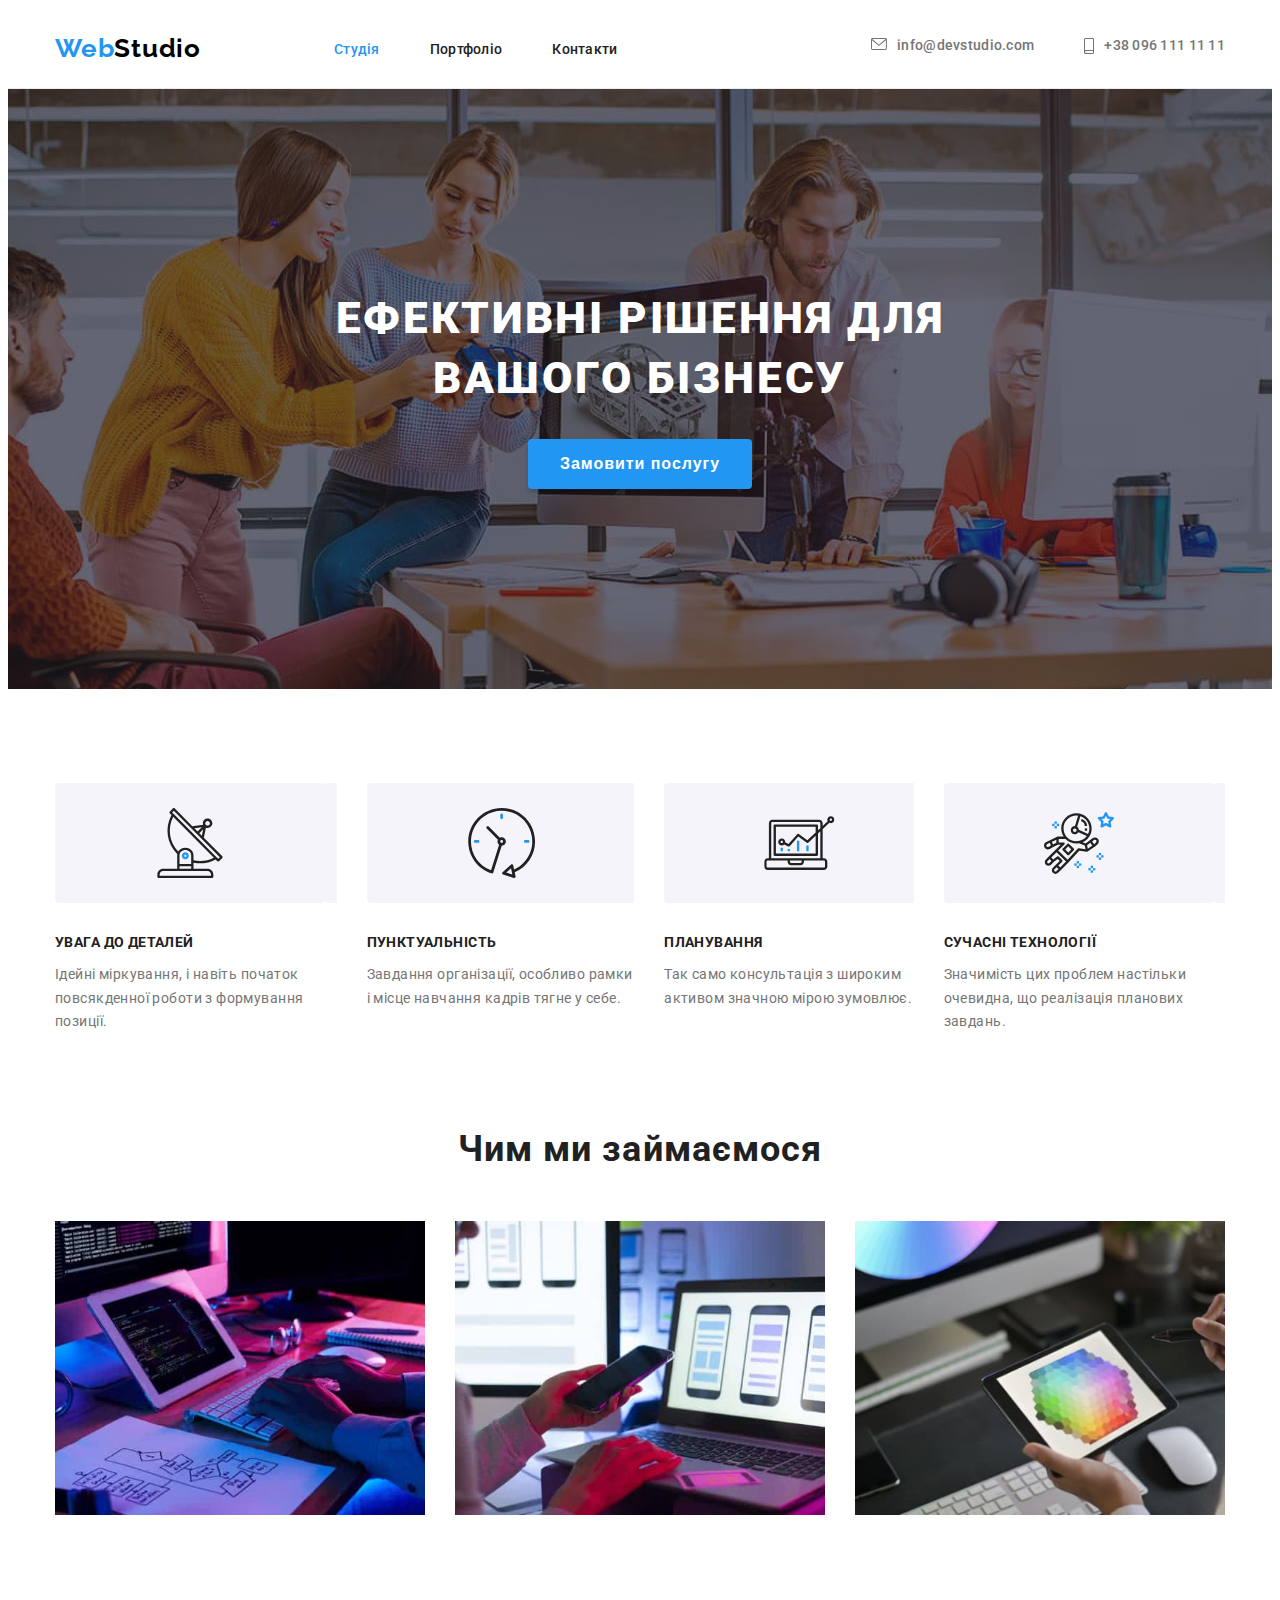
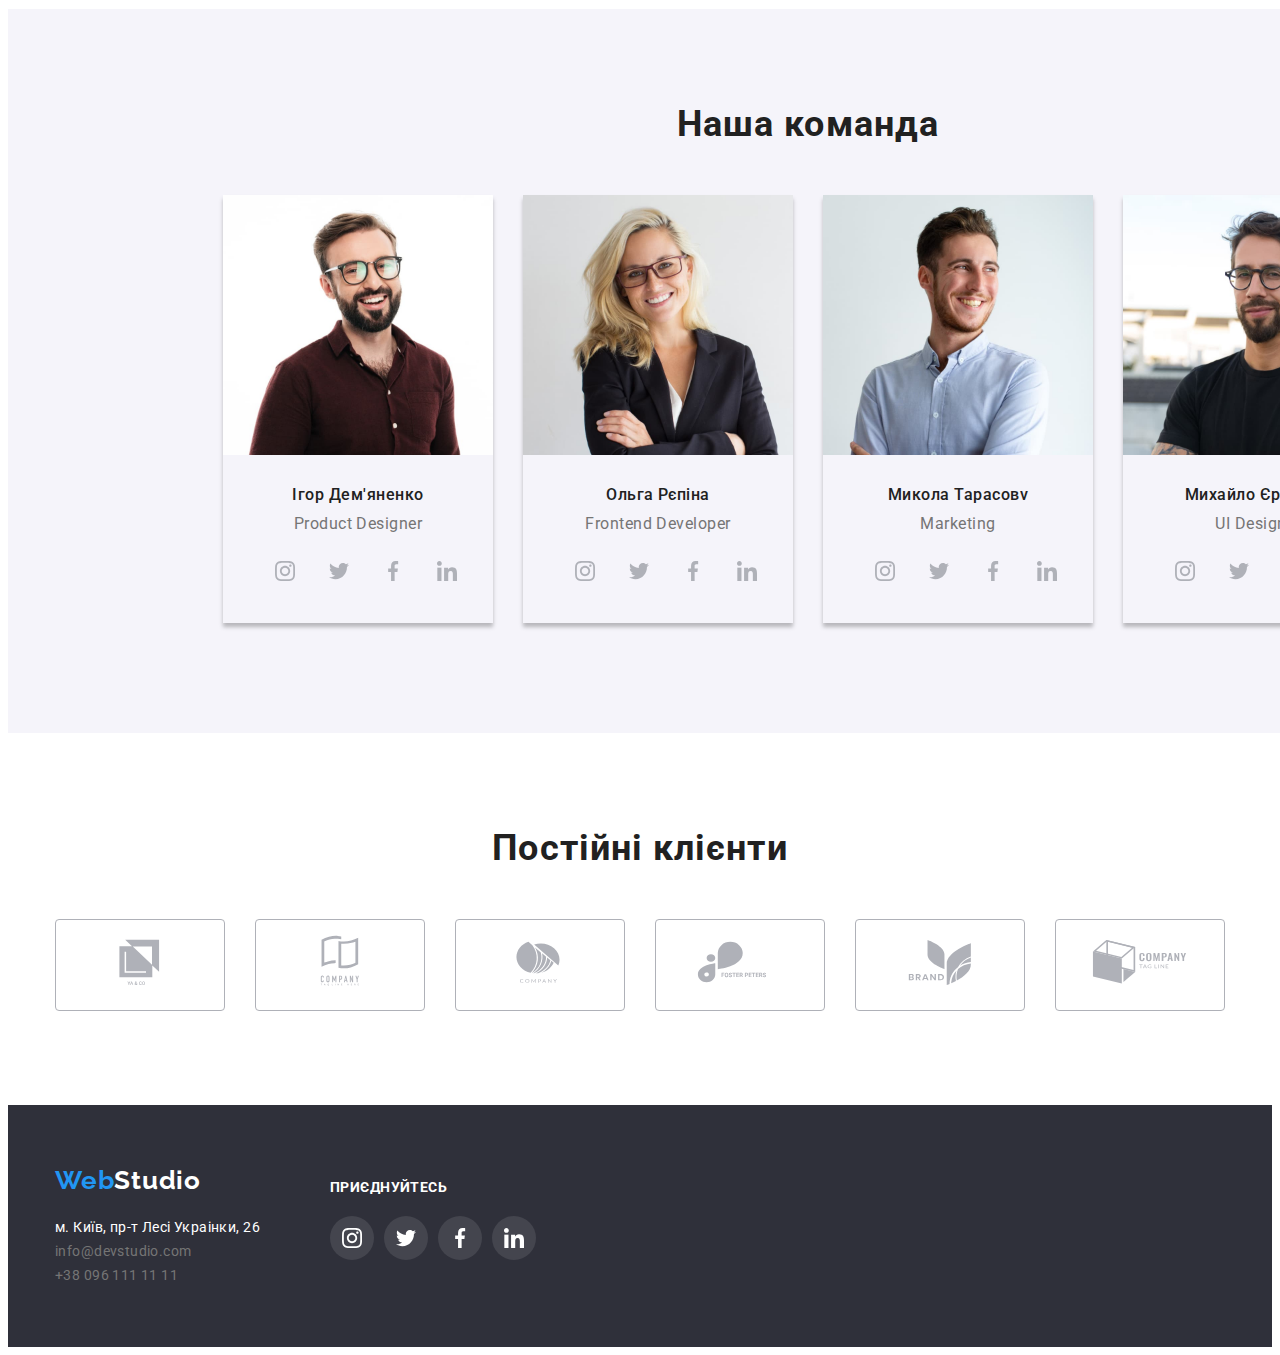
<file: index.html>
<!DOCTYPE html>
<html lang="UK">
  <head>
    <meta charset="UTF-8" />
    <meta http-equiv="X-UA-Compatible" content="IE=edge" />
    <meta name="viewport" content="width=device-width, initial-scale=1.0" />
    <title>Wed Studio</title>
    <link rel="preconnect" href="https://fonts.googleapis.com" />
    <link rel="preconnect" href="https://fonts.gstatic.com" crossorigin />
    <link
      href="https://fonts.googleapis.com/css2?family=Raleway:wght@700&family=Roboto:wght@400;500;700;900&display=swap"
      rel="stylesheet"/>
        <link rel="stylesheet" href="https://cdnjs.cloudflare.com/ajax/libs/modern-normalize/1.1.0/modern-normalize.min.css"
          integrity="sha512-wpPYUAdjBVSE4KJnH1VR1HeZfpl1ub8YT/NKx4PuQ5NmX2tKuGu6U/JRp5y+Y8XG2tV+wKQpNHVUX03MfMFn9Q=="
          crossorigin="anonymous" referrerpolicy="no-referrer" />
    <link rel="stylesheet" href="./css/styles.css" />
  </head>
  <body>
    <!-- Шапка сайту -->
    <header>
<div class="header-section container">
  <nav class="nav-menu">
  <a href="./index.html" class="logo-header"><span>Web</span>Studio</a>
  <ul class="nav-list">
    <li><a href="./index.html" class="studio current">Студія</a></li>
    <li><a href="./portfolio.html" class="portfolio">Портфоліо</a></li>
    <li><a href="/" class="contacts">Контакти</a></li>
  </ul>
</nav>
<ul class="header-address">
  <li><a href="mailto:info@devstudio.com" class="mail"><div class="icon-mail"><svg><use href="./imges/sprite.svg#envelope"></use></svg></div>info@devstudio.com</a></li>
  <li><a href="telto:+380961111111" class="tel"><div class="icon-tel"><svg>
      <use href="./imges/sprite.svg#smartphone"></use>
    </svg></div>+38 096 111 11 11</a></li>
</ul>
</div>
    </header>
    <main>
      <!-- Герой -->
      <section class="hero">
        <h1 class="hero-heading">Ефективні рішення для вашого бізнесу</h1>
        <button type="button" class="hero-btn">Замовити послугу</button>
      </section>
      <!-- Особливості -->
      <section class="features container">
        <ul class="features-list">
          <li class="attantion icons-features">
            <h3>УВАГА ДО ДЕТАЛЕЙ</h3>
            <p>
              Ідейні міркування, і навіть початок повсякденної роботи з
              формування позиції.
            </p>
          </li>
          <li class="punctuality icons-features">
            <h3>ПУНКТУАЛЬНІСТЬ</h3>
            <p>
              Завдання організації, особливо рамки і місце навчання кадрів тягне
              у себе.
            </p>
          </li>
          <li class="planning icons-features">
            <h3>ПЛАНУВАННЯ</h3>
            <p>
              Так само консультація з широким активом значною мірою зумовлює.
            </p>
          </li>
          <li class="technologies icons-features">
            <h3>СУЧАСНІ ТЕХНОЛОГІЇ</h3>
            <p>
              Значимість цих проблем настільки очевидна, що реалізація планових
              завдань.
            </p>
          </li>
        </ul>
      </section>
      <!-- Чим ми займаємося -->
      <section class="working container">
        <h2>Чим ми займаємося</h2>
        <ul class="working-list">
          <li class="working-thumb">
              <img src="./imges/working_prosses1.jpg" 
              width="370" 
              alt="Зображення з роботаю на клавіатурі" />
          </li>
          <li class="working-thumb">
            <img
              src="./imges/working_prosses2.jpg"
              width="370"
              alt="Зображення з телефоном"
            />
          </li>
          <li class="working-thumb">
            <img
              src="./imges/working_prosses3.jpg"
              width="370"
              alt="Злюраження з планшетом"
            />
          </li>
        </ul>
      </section>
      <!-- Наша команда -->
      <section class="team">
        <h2>Наша команда</h2>
        <ul class="team-list container">
          <li>
           <div class="team-thumb">
              <img src="./imges/igor_demyanenko.jpg" height="260" alt="Фото Ігор Дем'яненко" />
           </div>
            <h3>Ігор Дем'яненко</h3>
            <p>Product Designer</p>
            <ul class="massengers">
              <li>
                <a href="/" class="massenger-link" aria-label="Інстаграм">
                 <svg class="icon-instagram">
                   <use xlink:href="./imges/sprite.svg#instagram" width="20" height="20"></use>
                 </svg>
                </a>
              </li>
              <li>
                <a href="/" class="massenger-link" aria-label="Твітер">
                 <svg class="icon-twitter">
                   <use xlink:href="./imges/sprite.svg#twitter" width="20" height="20"></use>
                 </svg>
                </a>
              </li>
              <li>
                 <a href="/" class="massenger-link" aria-label="Фейсбук">
                 <svg class="icon-facebook">
                    <use href="./imges/sprite.svg#facebook" width="20" height="20"></use>
                 </svg>
                 </a>
              </li>
              <li>
                <a href="/" class="massenger-link" aria-label="Лінкедін">
                  <svg class="icon-linkedin">
                    <use xlink:href="./imges/sprite.svg#linkedin" width="20" height="20"></use>
                  </svg>
                </a>
              </li>
            </ul>
          </li>
          <li>
            <div class="team-thumb">
            <img
              src="./imges/olha_repina.jpg"
              width="270"
              alt="Фото Ольга Рєпіна"
            />
            </div>
            <h3>Ольга Рєпіна</h3>
            <p>Frontend Developer</p>
            <ul class="massengers">
              <li>
                <a href="/" class="massenger-link" aria-label="Інстаграм">
                  <svg class="icon-instagram">
                    <use xlink:href="./imges/sprite.svg#instagram" width="20" height="20"></use>
                  </svg>
                </a>
              </li>
              <li>
                <a href="/" class="massenger-link" aria-label="Твітер">
                  <svg class="icon-twitter">
                    <use xlink:href="./imges/sprite.svg#twitter" width="20" height="20"></use>
                  </svg>
                </a>
              </li>
              <li>
                <a href="/" class="massenger-link" aria-label="Фейсбук">
                  <svg class="icon-facebook">
                    <use href="./imges/sprite.svg#facebook" width="20" height="20"></use>
                  </svg>
                </a>
              </li>
              <li>
                <a href="/" class="massenger-link" aria-label="Лінкедін">
                  <svg class="icon-linkedin">
                    <use xlink:href="./imges/sprite.svg#linkedin" width="20" height="20"></use>
                  </svg>
                </a>
              </li>
            </ul>
          </li>
          <li>
            <div class="team-thumb">
            <img
              src="./imges/mykola_tarasov.jpg"
              width="270"
              alt="Фото Микола Тарасов"
            />
            </div>
            <h3>Микола Тарасовv</h3>
            <p>Marketing</p>
            <ul class="massengers">
              <li>
                <a href="/" class="massenger-link" aria-label="Інстаграм">
                  <svg class="icon-instagram">
                    <use xlink:href="./imges/sprite.svg#instagram" width="20" height="20"></use>
                  </svg>
                </a>
              </li>
              <li>
                <a href="/" class="massenger-link" aria-label="Твітер">
                  <svg class="icon-twitter">
                    <use xlink:href="./imges/sprite.svg#twitter" width="20" height="20"></use>
                  </svg>
                </a>
              </li>
              <li>
                <a href="/" class="massenger-link" aria-label="Фейсбук">
                  <svg class="icon-facebook">
                    <use href="./imges/sprite.svg#facebook" width="20" height="20"></use>
                  </svg>
                </a>
              </li>
              <li>
                <a href="/" class="massenger-link" aria-label="Лінкедін">
                  <svg class="icon-linkedin">
                    <use xlink:href="./imges/sprite.svg#linkedin" width="20" height="20"></use>
                  </svg>
                </a>
              </li>
            </ul>
          </li>
          <li>
            <div class="team-thumb">
            <img
              src="./imges/mykhaylo_yermakov.jpg"
              width="270"
              alt="Фото Михайло Єрмаков"
            />
            </div>
            <h3>Михайло Єрмаков</h3>
            <p>UI Designer</p>
            <ul class="massengers">
              <li>
                <a href="/" class="massenger-link" aria-label="Інстаграм">
                  <svg class="icon-instagram">
                    <use xlink:href="./imges/sprite.svg#instagram" width="20" height="20"></use>
                  </svg>
                </a>
              </li>
              <li>
                <a href="/" class="massenger-link" aria-label="Твітер">
                  <svg class="icon-twitter">
                    <use xlink:href="./imges/sprite.svg#twitter" width="20" height="20"></use>
                  </svg>
                </a>
              </li>
              <li>
                <a href="/" class="massenger-link" aria-label="Фейсбук">
                  <svg class="icon-facebook">
                    <use href="./imges/sprite.svg#facebook" width="20" height="20"></use>
                  </svg>
                </a>
              </li>
              <li>
                <a href="/" class="massenger-link" aria-label="Лінкедін">
                  <svg class="icon-linkedin">
                    <use xlink:href="./imges/sprite.svg#linkedin" width="20" height="20"></use>
                  </svg>
                </a>
              </li>
            </ul>
          </li>
        </ul>
      </section>

      <!-- Постійні клієнти -->

<section class="clients container">
  <h2>Постійні клієнти</h2>
  <ul class="clients-list">
    <li><a href="/"><svg><use href="./imges/sprite.svg#Logo1" ></use></svg></a></li>
    <li><a href="/"><svg><use href="./imges/sprite.svg#Logo2"></use></svg></a></li>
    <li><a href="/"><svg><use href="./imges/sprite.svg#Logo3"></use></svg></a></li>
    <li><a href="/"><svg><use href="./imges/sprite.svg#Logo4"></use></svg></a></li>
    <li><a href="/"><svg><use href="./imges/sprite.svg#Logo5"></use></svg></a></li>
    <li><a href="/"><svg><use href="./imges/sprite.svg#Logo6"></use></svg></a></li>
  </ul>
</section>

    </main>

    <!-- Підвал -->
    <footer>
      <div class="footer-section container">
      <div>
      <a href="/" class="logo-footer"><span>Web</span>Studio</a>
      <address class="footer-address">
        <ul class="footer-address-list">
          <li>
            <a
              href="https://goo.gl/maps/CPtrU1FHBa2aNyZL9"
              target="_blank"
              rel="noopener noreferrer nofollow"
              >м. Київ, пр-т Лесі Украінки, 26</a>
          </li>
          <li>
            <a href="mailto:info@devstudio.com" class="mail"
              >info@devstudio.com</a>
          </li>
          <li>
            <a href="telto:+380961111111" class="tel">+38 096 111 11 11</a>
          </li>
        </ul>
      </address>
      </div>
      <div class="invitation">
        <h3>Приєднуйтесь</h3>
        <ul class="massengers">
          <li>
            <a href="/" class="massenger-link" aria-label="Інстаграм">
              <svg class="icon-instagram">
                <use xlink:href="./imges/sprite.svg#instagram" width="20" height="20"></use>
              </svg>
            </a>
          </li>
          <li>
            <a href="/" class="massenger-link" aria-label="Твітер">
              <svg class="icon-twitter">
                <use xlink:href="./imges/sprite.svg#twitter" width="20" height="20"></use>
              </svg>
            </a>
          </li>
          <li>
            <a href="/" class="massenger-link" aria-label="Фейсбук">
              <svg class="icon-facebook">
                <use href="./imges/sprite.svg#facebook" width="20" height="20"></use>
              </svg>
            </a>
          </li>
          <li>
            <a href="/" class="massenger-link" aria-label="Лінкедін">
              <svg class="icon-linkedin">
                <use xlink:href="./imges/sprite.svg#linkedin" width="20" height="20"></use>
              </svg>
            </a>
          </li>
        </ul>
        </div>
      </div>
    </footer>
  </body>
</html>
</file>
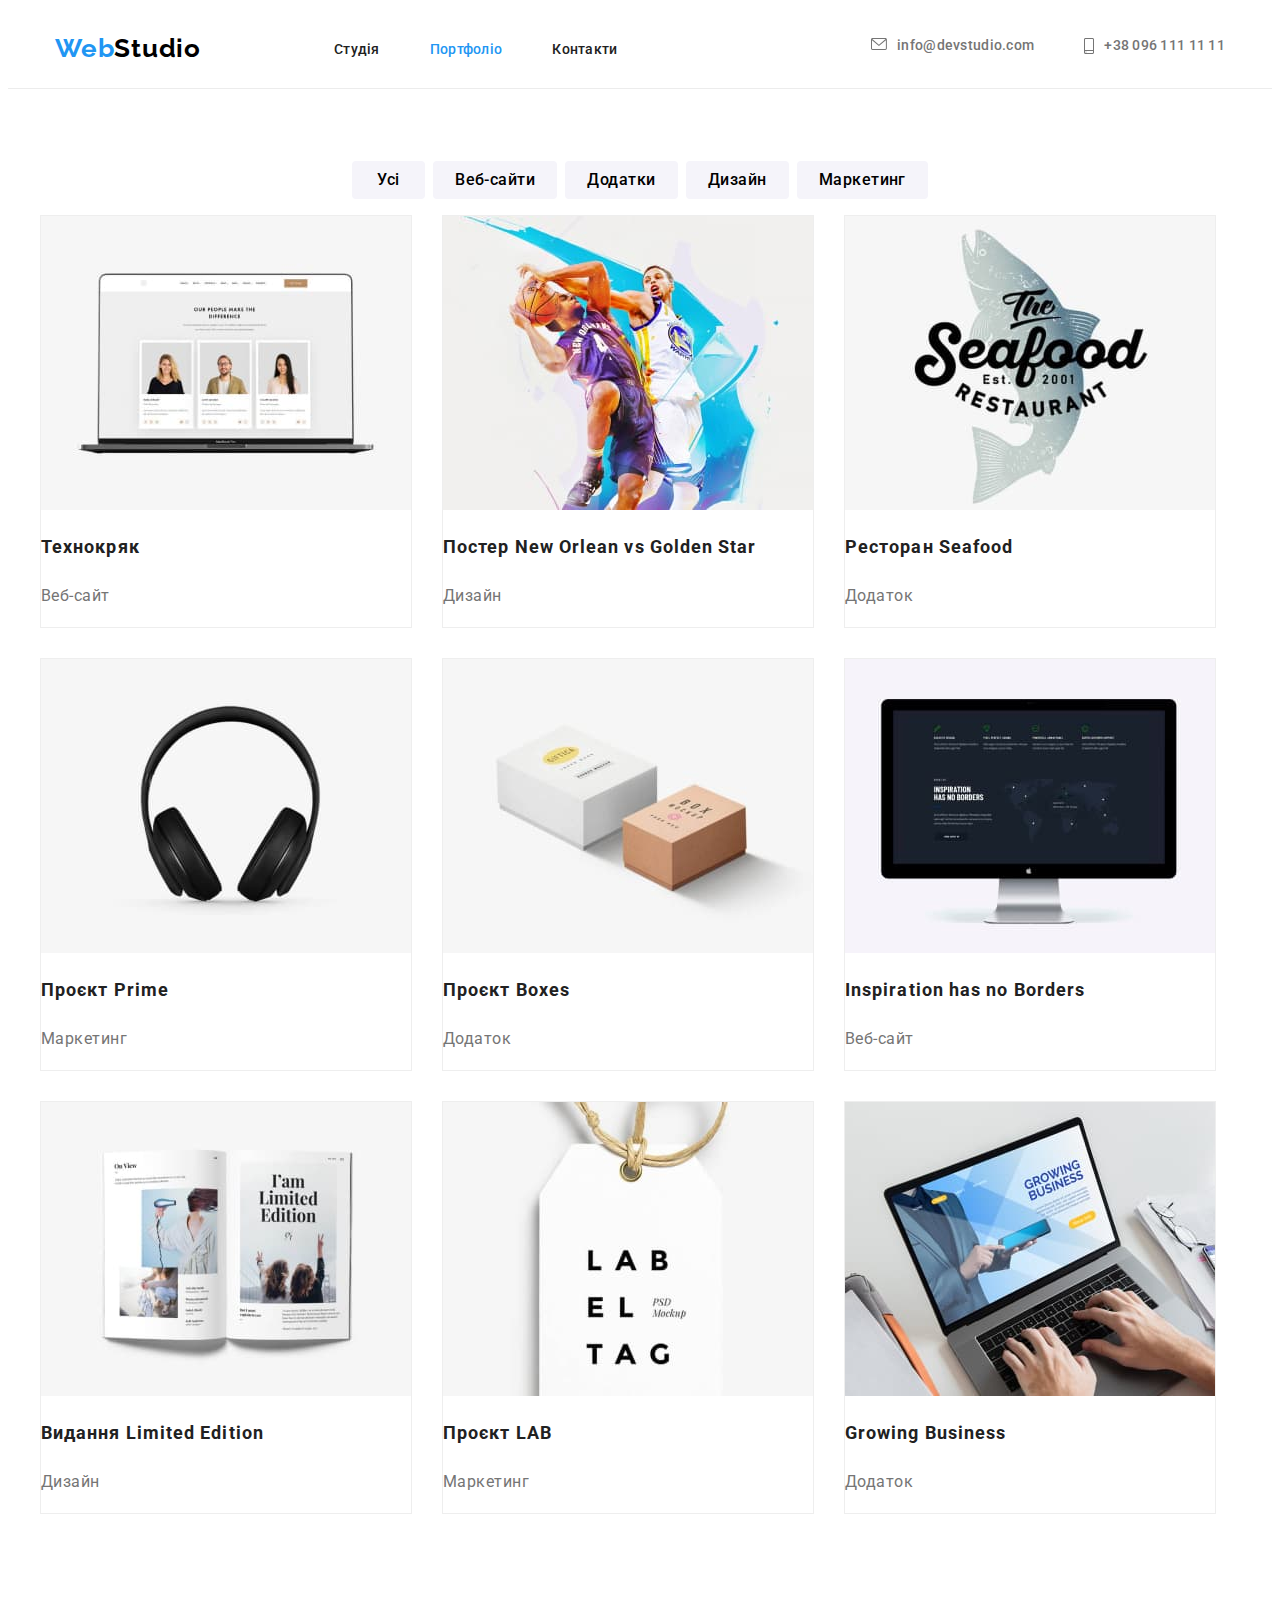
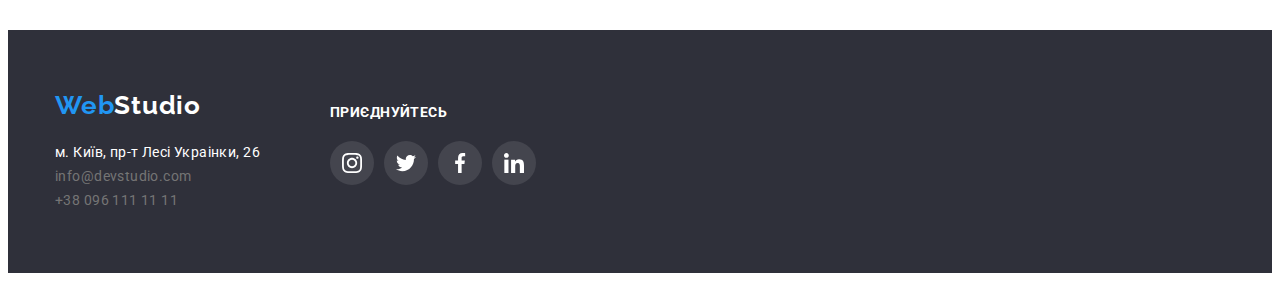
<file: portfolio.html>
<!DOCTYPE html>
<html lang="UK">
  <head>
    <meta charset="UTF-8" />
    <meta http-equiv="X-UA-Compatible" content="IE=edge" />
    <meta name="viewport" content="width=device-width, initial-scale=1.0" />
    <title>Wed Studio</title>
    <link rel="preconnect" href="https://fonts.googleapis.com" />
    <link rel="preconnect" href="https://fonts.gstatic.com" crossorigin />
    <link
      href="https://fonts.googleapis.com/css2?family=Raleway:wght@700&family=Roboto:wght@400;500;700;900&display=swap"
      rel="stylesheet"/>
    <link rel="stylesheet" href="https://cdnjs.cloudflare.com/ajax/libs/modern-normalize/1.1.0/modern-normalize.min.css"
      integrity="sha512-wpPYUAdjBVSE4KJnH1VR1HeZfpl1ub8YT/NKx4PuQ5NmX2tKuGu6U/JRp5y+Y8XG2tV+wKQpNHVUX03MfMFn9Q=="
      crossorigin="anonymous" referrerpolicy="no-referrer" />
    <link rel="stylesheet" href="./css/styles.css" />
  </head>

  <body>
    <!-- Шапка сайту -->
    <header>
      <div class="header-section container">
        <nav class="nav-menu">
          <a href="./index.html" class="logo-header"><span>Web</span>Studio</a>
          <ul class="nav-list">
            <li><a href="./index.html" class="studio">Студія</a></li>
            <li><a href="./portfolio.html" class="portfolio current">Портфоліо</a></li>
            <li><a href="/" class="contacts">Контакти</a></li>
          </ul>
        </nav>
        <ul class="header-address">
          <li><a href="mailto:info@devstudio.com" class="mail">
              <div class="icon-mail"><svg>
                  <use href="./imges/sprite.svg#envelope"></use>
                </svg></div>info@devstudio.com
            </a></li>
          <li><a href="telto:+380961111111" class="tel">
              <div class="icon-tel"><svg>
                  <use href="./imges/sprite.svg#smartphone"></use>
                </svg></div>+38 096 111 11 11
            </a></li>
        </ul>
      </div>
    </header>

    <!-- Портфоліо -->
    <main>
      <section class="portfolio-section container">
        <h1 class="portfolio-header">Портфоліо</h1>
      <ul class="portfolio-filter">
        <li><button type="button">Усі</button></li>
        <li><button type="button">Веб-сайти</button></li>
        <li><button type="button">Додатки</button></li>
        <li><button type="button">Дизайн</button></li>
        <li><button type="button">Маркетинг</button></li>
      </ul>
      <ul class="portfolio-list">
        <li>
          <img src="./imges/technokryak.jpg" width="370" alt="Ноутбук з зображенням відкритої сторінки веб-сайту Технокряк"/>
          <h2>Технокряк</h2>
          <p>Веб-сайт</p>
        </li>
        <li>
          <img src="./imges/neworlean.jpg" width="370" alt="Постер New Orlean vs Golden Star"/>
          <h2>Постер New Orlean vs Golden Star</h2>
          <p>Дизайн</p>
        </li>
        <li>
          <img src="./imges/seafood.jpg" width="370" alt="Емблема ресторану Seafood"/>
          <h2>Ресторан Seafood</h2>
          <p>Додаток</p>
        </li>
        <li>
          <img src="./imges/prime.jpg" width="370" alt="Накладні навушники" />
          <h2>Проєкт Prime</h2>
          <p>Маркетинг</p>
        </li>
        <li>
          <img src="./imges/boxes.jpg" width="370" alt="Зображення з двома коробками"/>
          <h2>Проєкт Boxes</h2>
          <p>Додаток</p>
        </li>
        <li>
          <img src="./imges/inspiration.jpg" width="370" alt="Монітор із зображенням відкритої сторінки веб-сайту Inspiration has no Borders"/>
          <h2>Inspiration has no Borders</h2>
          <p>Веб-сайт</p>
        </li>
        <li>
          <img src="./imges/limitededition.jpg" width="370" alt="Відкрита книга"/>
          <h2>Видання Limited Edition</h2>
          <p>Дизайн</p>
        </li>
        <li>
          <img src="./imges/lab.jpg" width="370" alt="Емблема LAB" />
          <h2>Проєкт LAB</h2>
          <p>Маркетинг</p>
        </li>
        <li>
          <img src="./imges/growingbusiness.jpg" width="370" alt="Ноутбук з зображенням відкритого додатку Growing Business"/>
          <h2>Growing Business</h2>
          <p>Додаток</p>
        </li>
      </ul>
      </section>
    </main>

    <!-- Підвал -->
    <footer>
        <div class="footer-section container">
          <div>
            <a href="/" class="logo-footer"><span>Web</span>Studio</a>
            <address class="footer-address">
              <ul class="footer-address-list">
                <li>
                  <a href="https://goo.gl/maps/CPtrU1FHBa2aNyZL9" target="_blank" rel="noopener noreferrer nofollow">м. Київ,
                    пр-т Лесі Украінки, 26</a>
                </li>
                <li>
                  <a href="mailto:info@devstudio.com" class="mail">info@devstudio.com</a>
                </li>
                <li>
                  <a href="telto:+380961111111" class="tel">+38 096 111 11 11</a>
                </li>
              </ul>
            </address>
          </div>
          <div class="invitation">
            <h3>Приєднуйтесь</h3>
            <ul class="massengers">
              <li>
                <a href="/" class="massenger-link" aria-label="Інстаграм">
                  <svg class="icon-instagram">
                    <use xlink:href="./imges/sprite.svg#instagram" width="20" height="20"></use>
                  </svg>
                </a>
              </li>
              <li>
                <a href="/" class="massenger-link" aria-label="Твітер">
                  <svg class="icon-twitter">
                    <use xlink:href="./imges/sprite.svg#twitter" width="20" height="20"></use>
                  </svg>
                </a>
              </li>
              <li>
                <a href="/" class="massenger-link" aria-label="Фейсбук">
                  <svg class="icon-facebook">
                    <use href="./imges/sprite.svg#facebook" width="20" height="20"></use>
                  </svg>
                </a>
              </li>
              <li>
                <a href="/" class="massenger-link" aria-label="Лінкедін">
                  <svg class="icon-linkedin">
                    <use xlink:href="./imges/sprite.svg#linkedin" width="20" height="20"></use>
                  </svg>
                </a>
              </li>
            </ul>
          </div>
        </div>
    </footer>
  </body>
</html>
</file>
<file: css/styles.css>
:root {
  --heading-color: rgba(33, 33, 33, 1);
  --content-color: rgba(117, 117, 117, 1);
  --dark-background: rgba(47, 48, 58, 1);
  --light-background: rgba(245, 244, 250, 1);
  --interactive-color: rgba(33, 150, 243, 1);
}

html {
  box-sizing: border-box;
}

*,
*::before,
*::after {
  box-sizing: inherit;
}

body {
  font-family: "Roboto", sans-serif;
  color: var(--content-color);
}

li {
  padding: 0;
  margin: 0;
  list-style-type: none;
}

a {
  text-decoration: none;
}

.container {
width: 1200px;
margin-left: auto;
margin-right: auto;
padding-left: 15px;
padding-right: 15px;
/* outline: 2px solid tomato; */
}

/* Шапка */

header {
  max-width: 1600px;
  margin-left: auto;
  margin-right: auto;

  border-bottom: 1px solid #ECECEC;
}

.logo-header {
  color: rgba(0, 0, 0, 1);

  font-family: "Raleway";

  font-weight: 700;
  font-size: 26px;
  line-height: 1.19;

  letter-spacing: 0.03em;
}

.logo-header span {
  color: var(--interactive-color);
}

.header-section {
  min-height: 80px;
  display: flex;
  align-items: center;
  justify-content: space-between;
  /* outline: 2px solid tomato; */

}

.nav-menu {
  display: flex;
  align-items: center;
}

.nav-list {
  display: flex;
  margin-left: 93px;
}

.nav-list li:not(:last-child) {
    margin-right: 50px;
  }

.nav-list a {
  color: var(--heading-color);

  font-weight: 500;
  font-size: 14px;
  line-height: 1.14;

  letter-spacing: 0.02em;
}

.header-address {
  display: flex;
}

.header-address li + li {
    margin-left: 50px;
  }



.nav-list a:hover,
.nav-list a:focus,
.header-address a:hover,
.header-address a:focus,
.nav-list .current {
  color: var(--interactive-color);
}

.header-address a {
  color: var(--content-color);

  display: flex;

  font-weight: 500;
  font-size: 14px;
  line-height: 1.14;

  letter-spacing: 0.02em;
}

.icon-mail svg {
  width: 16px;
  height: 12px;
  margin-right: 10px;

  fill: currentColor;
}

.icon-tel svg {
  width: 10px;
  height: 16px;
  margin-right: 10px;
  
  fill: currentColor;
}

/* Герой */

.hero {
  max-width: 1600px;
  height: 600px;

  margin-left: auto;
  margin-right: auto;
  padding-top: 200px;
  padding-bottom: 200px;
  background-color: var(--dark-background);
  text-align: center;

  background-image: linear-gradient(to right, rgba(47, 48, 58, 0.4), rgba(47, 48, 58, 0.4)),
  url(../imges/hero_overlay.jpg);
  
  background-repeat: no-repeat;
  background-position: center;
  background-size: cover;
}

.hero-heading {
  margin: 0 auto;
  width: 696px;

  color: rgba(255, 255, 255, 1);

  font-weight: 900;
  font-size: 44px;
  line-height: 1.36;

  text-align: center;
  letter-spacing: 0.06em;
  text-transform: uppercase;

  /* outline: 2px solid tomato; */
}

.hero-btn {
  display: inline-block;
  margin-top: 30px;

  color: rgba(255, 255, 255, 1);
  background-color: var(--interactive-color);
  box-shadow: 0px 4px 4px rgba(0, 0, 0, 0.15);
  border-radius: 4px;
  border: 0px;

  font-weight: 700;
  font-size: 16px;
  line-height: 1.88;

  align-items: center;
  text-align: center;
  letter-spacing: 0.06em;

  cursor: pointer;

  padding-top: 10px;
  padding-left: 32px;
  padding-bottom: 10px;
  padding-right: 32px;
  min-width: 216px;
}

.hero-btn:hover {
  background-color: #188CE8;
  filter: drop-shadow(0px 4px 4px rgba(0, 0, 0, 0.25));
}

/* Особливості */

.features {
  margin-top: 94px;
}

.icons-features::before{
  content: '';
  display: block;
  height: 120px;

  margin-bottom: 30px;
}

.attantion::before {
background-image: url(../imges/Group\ 1.svg);
}

.punctuality::before {
  background-image: url(../imges/Group\ 2.svg);
}

.planning::before {
  background-image: url(../imges/Group\ 3.svg);
}

.technologies::before {
  background-image: url(../imges/Group\ 4.svg);
}

.features-list {
  margin: 0;
  padding: 0;
  display: flex;
  justify-content: space-between;
}

.features-list li:not(:last-child) {
margin-right: 30px;
}

.features h3 {
  color: var(--heading-color);

  margin: 0;

  font-weight: 700;
  font-size: 14px;
  line-height: 1.4;

  letter-spacing: 0.03em;
  text-transform: uppercase;
}

.features p {
  font-size: 14px;
  line-height: 1.71;

  letter-spacing: 0.03em;

  margin-top: 10px;
  margin-bottom: 0;
}

/* Чим ми займаємось */

.working {
  margin-top: 94px;
}

.working h2 {
  color: var(--heading-color);

  margin: 0;

  font-size: 36px;
  line-height: 1.17;

  text-align: center;
  letter-spacing: 0.03em;
}

.working-list {
  display: flex;
  padding: 0;
  margin-top: 50px;
  justify-content: space-between;
}

.working-list li:not(:last-child) {
  margin-right: 30px;
}

.working-thumb {
  min-width: 370px;
  height: 294px;

}

.working-thumb > img {
display: block;
width: 100%;
height: 100%;

object-position: center;
object-fit: cover;
}

/* Наша команда */

.team {
  width: 1600px;
  margin-top: 94px;
  margin-left: auto;
  margin-right: auto;
  padding-bottom: 94px;
  background-color: var(--light-background);
}

.team-thumb {
    display: block;
    min-width: 270px;
    height: 260px;
}

.team-thumb > img {
  display: block;
  width: 100%;
  height: 100%;

  object-fit: cover;
  object-position: center;
}

.team-list {
  display: flex;

  margin-top: 50px;
  justify-content: space-between;
}

.team-list > li:not(:last-child) {
  margin-right: 30px;
}

.team-list > li {
  display: block;
  height: 428px;
  background-color: var(--light-background);
  box-shadow: 0px 4px 4px rgba(0, 0, 0, 0.25);
}

.massengers {
  display: flex;
  padding-left: auto;
  padding-right: auto;
  margin: 0;
}

.massenger-link {
  width: 20px;
  height: 20px;
}

.massengers li {
  list-style-type: none;
  display: flex;
  height: 44px;
  width: 44px;
  margin-bottom: 30px;
  justify-content: center;
  align-items: center;
}

.massenger-link {
color: #afb1b8;
}

.massengers li:not(:last-child) {
  margin-right: 10px;
}

.massengers svg {
height: 20px;
width: 20px;
fill: currentColor;
}

.massengers li:hover {
  height: 44px;
  width: 44px;
  background-color: var(--interactive-color);
  
  border-radius: 50%;
}

.massengers svg:hover {
fill: #fff;
}


.team h2 {
  color: var(--heading-color);

  padding-top: 94px;
  margin: 0;

  font-size: 36px;
  line-height: 1.17;

  text-align: center;
  letter-spacing: 0.03em;
}

.team h3 {
  color: var(--heading-color);

  margin-top: 30px;
  margin-bottom: 10px;

  font-weight: 500;
  font-size: 16px;
  line-height: 1.188;

  text-align: center;
  letter-spacing: 0.03em;
}

.team p {
  font-size: 16px;
  line-height: 1.188;

  margin-top: 0;
  margin-bottom: 16px;

  text-align: center;
  letter-spacing: 0.03em;
}

/* Постійні клієнти */

.clients h2 {
  color: var(--heading-color);

  padding-top: 94px;
  margin: 0;

  font-size: 36px;
  line-height: 1.17;

  text-align: center;
  letter-spacing: 0.03em;
}

.clients-list {
  display: flex;
  padding: 0;
  padding-bottom: 94px;
  margin-bottom: 0;
  margin-top: 50px;
}

.clients-list li {
  list-style-type: none;
  display: flex;

  height: 92px;
  width: 170px;

  justify-content: center;
  align-items: center;

  border: 1px solid #AFB1B8;
  border-radius: 4px;
}

.clients-list a {
  color: #afb1b8;
}

.clients-list li:not(:last-child) {
  margin-right: 30px;
}

.clients-list svg {
  height: 60px;
  width: 106px;

  fill: currentColor;
}

.clients-list svg:hover {
  fill: var(--interactive-color);
}

.clients-list li:hover {
  border: 1px solid var(--interactive-color);
}


/* Портфоліо */
.portfolio-section {
  margin-top: 72px;
  margin-bottom: 116px;
  padding: 0;
}

.portfolio-list {
  display: flex;
  flex-wrap: wrap;
  /* justify-content: space-between; */

  padding: 0;
}

.portfolio-list li {
  padding: 0;
  margin-right: 30px;
  margin-bottom: 30px;
  border: 1px solid #EEEEEE;
}

.portfolio-list li:hover {
  border: 1px solid #EEEEEE;
  box-shadow: 0px 1px 1px rgba(0, 0, 0, 0.12), 0px 4px 4px rgba(0, 0, 0, 0.06), 1px 4px 6px rgba(0, 0, 0, 0.16);
}

.portfolio-list li:nth-child(3n) {
  margin-right: 0;
}

.portfolio-list li:nth-last-child(-n+3) {
  margin-bottom: 0;
}

.portfolio-header {
  display: none;
}

.portfolio-filter {
  display: flex;
  justify-content: center;
  padding: 0;
}

.portfolio-filter button {
  min-width: 73px;
  padding: 4px 20px;

  background-color: var(--light-background);
  border-radius: 4px;
  border-color: transparent;

  font-family: inherit;
  font-weight: 500;
  font-size: 16px;
  line-height: 1.62;

  text-align: center;
  letter-spacing: 0.03em;

  cursor: pointer;
}

.portfolio-filter li:not(:last-child) {
margin-right: 8px;
}

.portfolio-filter button:hover,
.portfolio-filter button:focus {
  background-color: var(--interactive-color);
  color: rgba(255, 255, 255, 1);
}

.portfolio-list h2 {
  color: rgba(33, 33, 33, 1);

  font-size: 18px;
  line-height: 2;

  letter-spacing: 0.06em;
}



.portfolio-list p {
  font-size: 16px;
  line-height: 1.88;

  letter-spacing: 0.03em;
}

/* Підвал */

footer {
max-width: 1600px;

margin-left: auto;
margin-right: auto;
padding-top: 60px;
padding-bottom:  60px;

background-color: var(--dark-background);
}

.logo-footer {
  color: rgba(255, 255, 255, 1);

  font-family: "Raleway";
  font-weight: 700;
  font-size: 26px;
  line-height: 1.19;

  letter-spacing: 0.03em;
}

.logo-footer span {
  color: var(--interactive-color);
}

.footer-address > ul {
  margin: 0;
  padding-top: 20px;
  padding-left: 0;
  padding-bottom: 0;
}

.footer-address [href*="https"] {
  color: rgba(255, 255, 255, 1);


  font-style: normal;
  font-size: 14px;
  line-height: 1.71;

  letter-spacing: 0.03em;
}

.footer-address [href*="mailto"],
.footer-address [href*="telto"] {
  color: var(--content-color);

  font-style: normal;
  font-size: 14px;
  line-height: 1.71;

  letter-spacing: 0.03em;
}

.footer-address [href*="mailto"]:hover,
.footer-address [href*="mailto"]:focus,
.footer-address [href*="telto"]:hover,
.footer-address [href*="telto"]:focus {
  color: var(--interactive-color);
}

.footer-section {
  display: flex;
}

.invitation {
  margin-left: 70px;
  height: 100%;
}

.invitation h3 {
  margin-top: 15px;
  margin-bottom: 20px;

  font-family: 'Roboto';
  font-weight: 700;
  font-size: 14px;
  line-height: 1.14;
  letter-spacing: 0.03em;

  text-transform: uppercase;
  color: #fff;
}

.invitation ul {
  padding-left: 0;
}

.invitation .massenger-link {
  color: #fff;
}

.invitation .massengers svg {
  height: 20px;
  width: 20px;
  fill: currentColor;
}

.invitation .massengers li {
  height: 44px;
  width: 44px;
  margin-bottom: 0;
  background-color: rgba(255, 255, 255, 0.1);

  border-radius: 50%;
}

.invitation .massengers > li:hover {
  background-color: var(--interactive-color);
}
</file>
